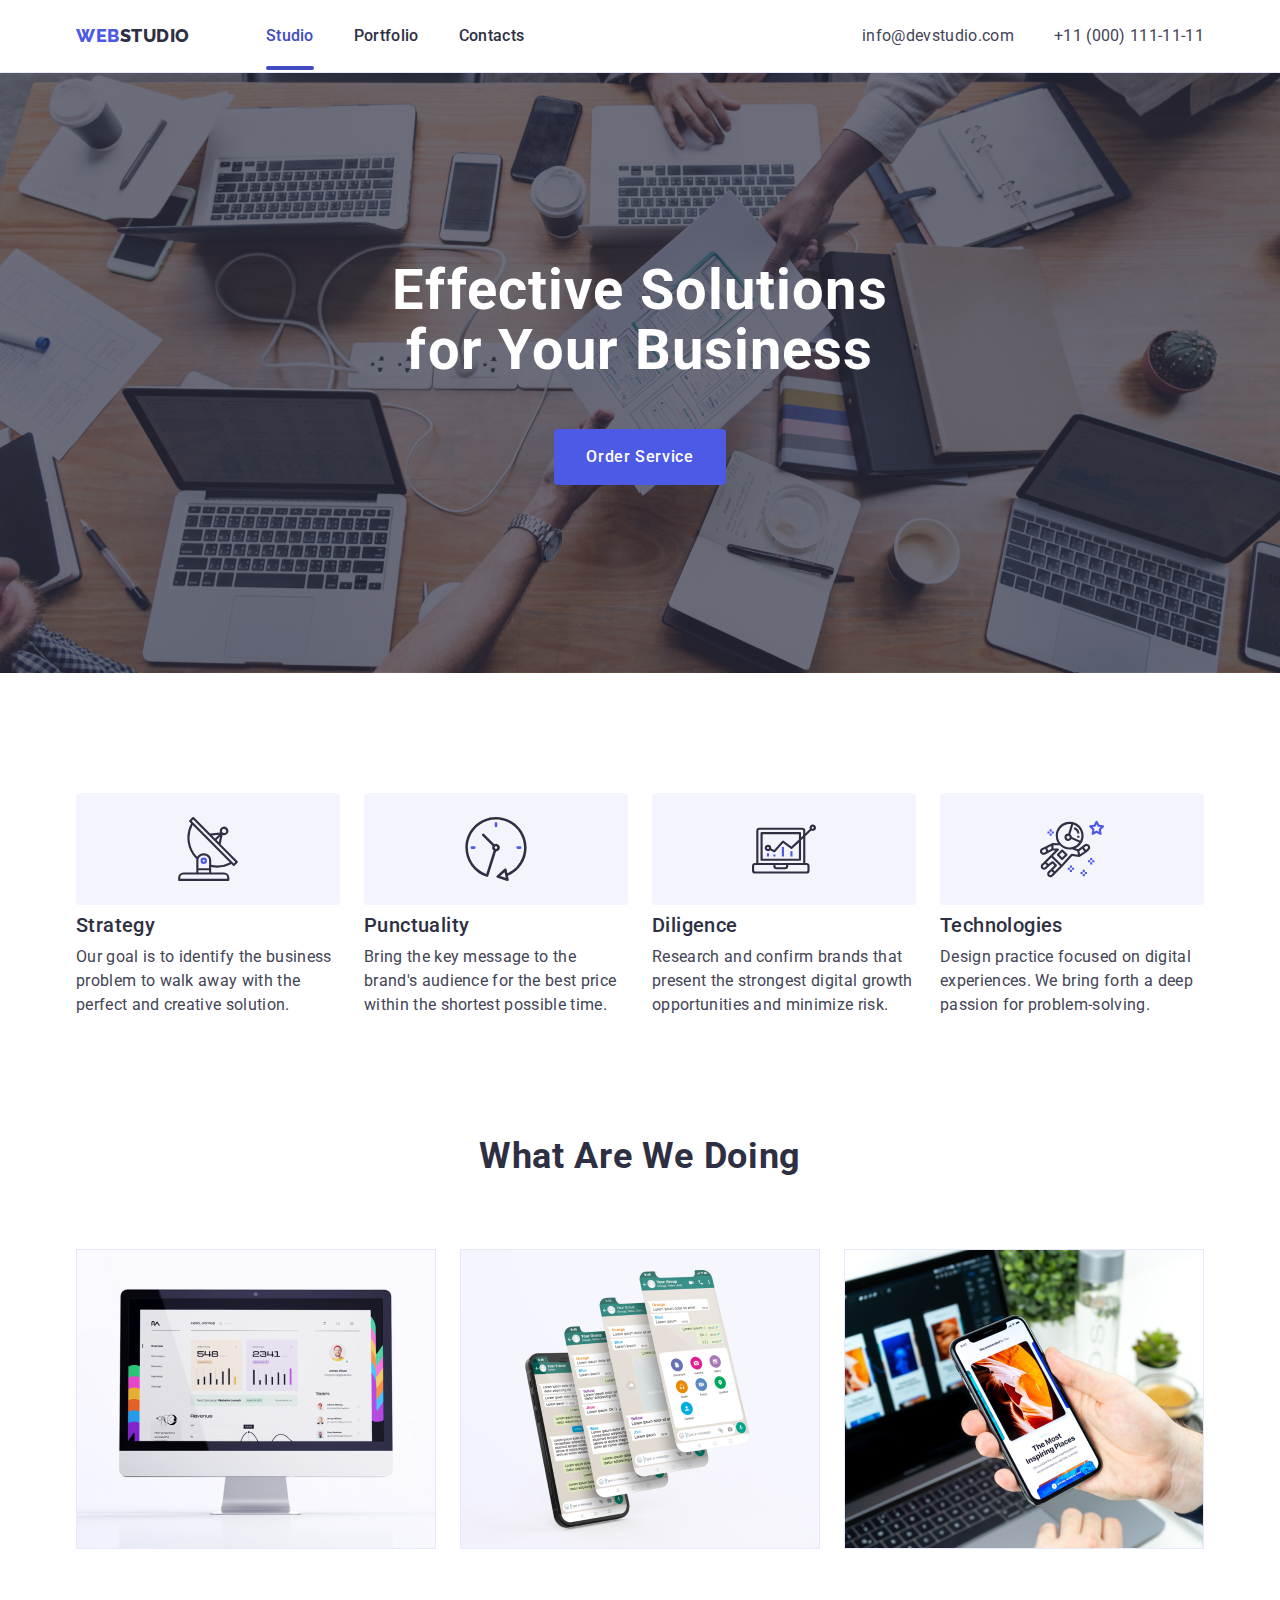
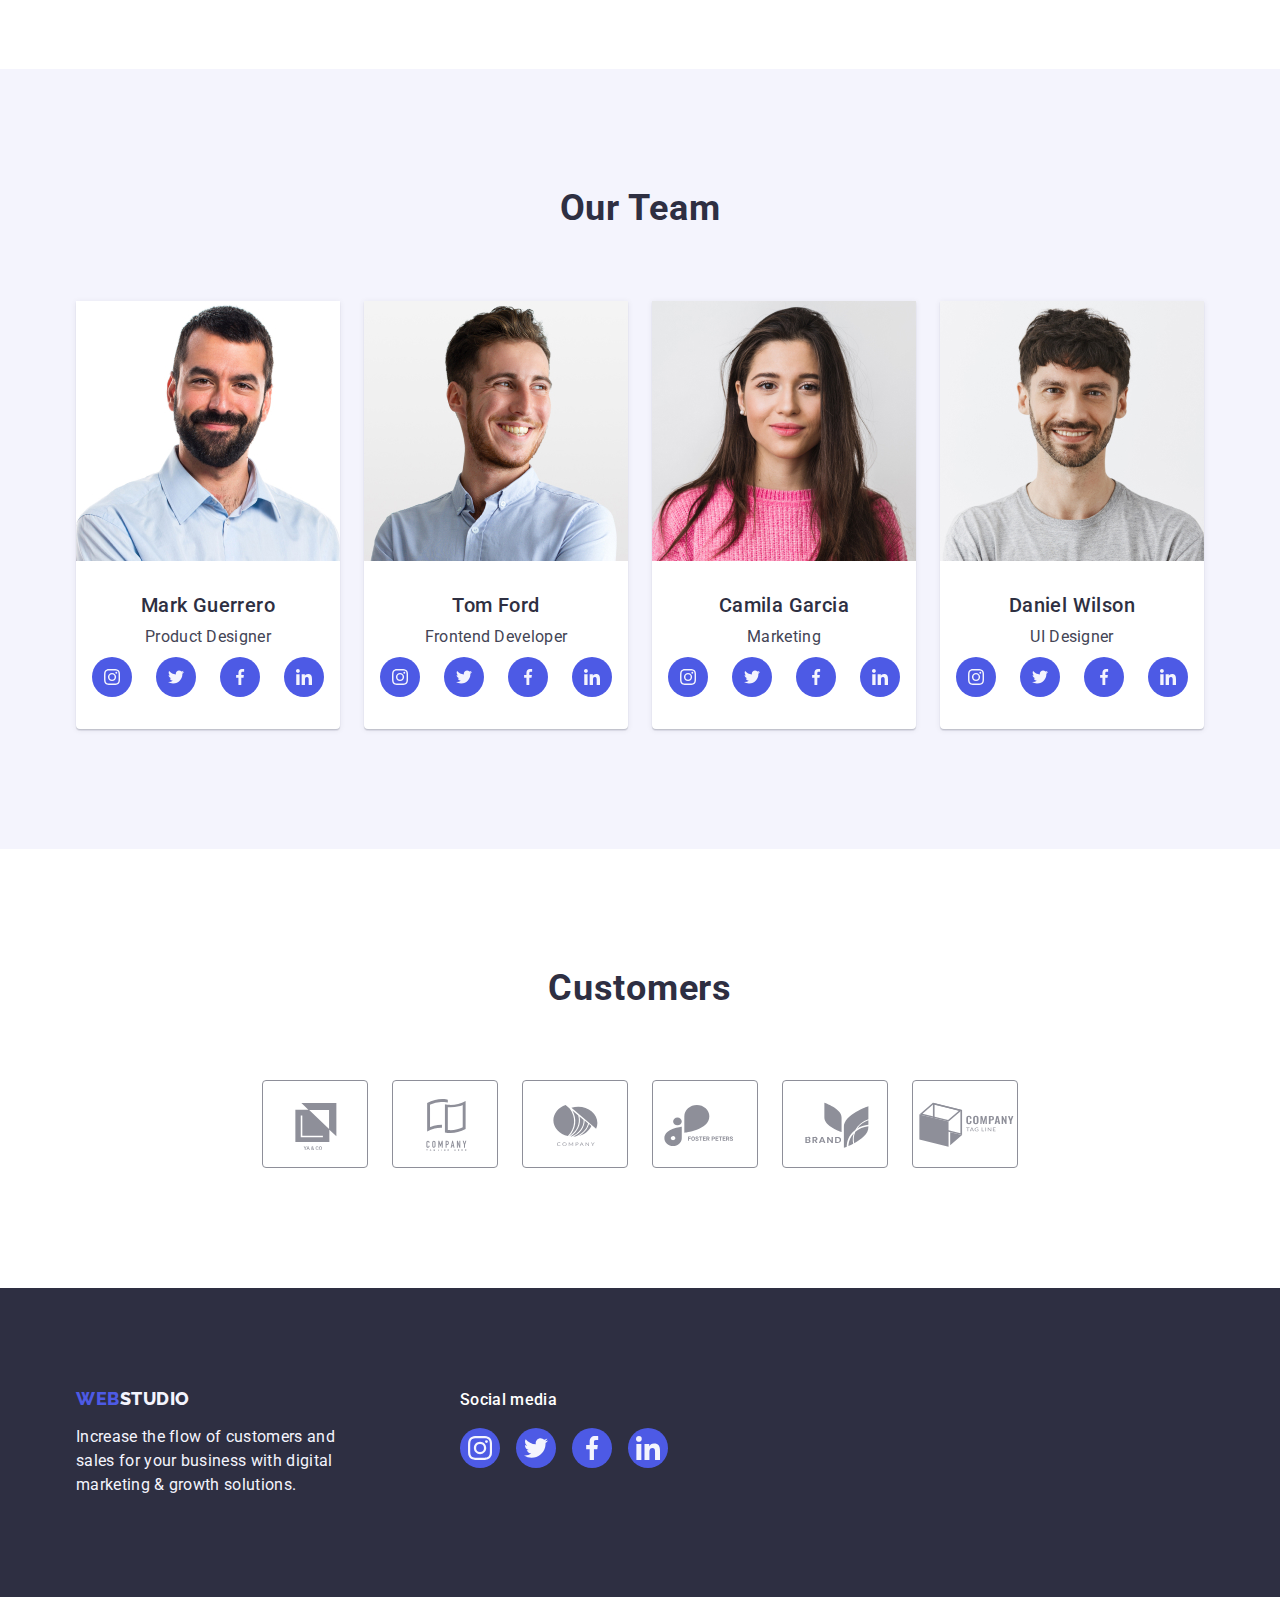
<file: index.html>
<!DOCTYPE html>
<html lang="en">
  <head>
    <meta charset="UTF-8" />
    <meta http-equiv="X-UA-Compatible" content="IE=edge" />
    <meta name="viewport" content="width=device-width, initial-scale=1.0" />
    <title>Document</title>
    <link rel="preconnect" href="https://fonts.googleapis.com">
    <link rel="preconnect" href="https://fonts.gstatic.com" crossorigin>
    <link href="https://fonts.googleapis.com/css2?family=Raleway:wght@800&family=Roboto:wght@400;500;700;900&display=swap"
        rel="stylesheet">
        <link rel="stylesheet" href="https://cdnjs.cloudflare.com/ajax/libs/modern-normalize/1.1.0/modern-normalize.min.css">
        <link rel="stylesheet" href="./css/styles.css">
  </head>

  <body>
    <header class="page-header">
      <div class="container page-header-container">
      <nav class="page-navigation">
        <a href="./index.html" class="logo link">Web<span class="accent-header">Studio</span> </a>
        <ul class="list list-header">
          <li><a href="./index.html" class="link item item-studio">Studio</a></li>
          <li><a href="./portfolio.html" class="link item">Portfolio</a></li> 
          <li><a href="" class="link item">Contacts</a></li>
        </ul>
      </nav> 
  
      <address class="contacts">
        <ul class="list list-contacts">
          <li><a href="mailto:info@devstudio.com" class="link list-info">info@devstudio.com</a></li>
          <li><a href="tel:+110001111111" class="link list-info">+11 (000) 111-11-11</a></li>
        </ul>
      </address>
    </div>
    </header>

    <main>
      <section class="section-color">
        <div class="container main-block">
        <h1 class="main-title">Effective Solutions for Your Business</h1>
        <button class="index-btn" type="button" data-modal-open>Order Service</button></div>
      </section>
      
      <section class="description">
        <div class="container">
        <h2 hidden class="hidden">Features</h2>
        <ul class="list list-description">
          <li class="text-description">
            <div class="description-item">
            <svg class="description-list-icon" aria-label="іконка антени" width="64" height="64">
              <use href="./images/icons.svg#icon-antenna"></use>
            </svg></div>
            <h3 class="subtitle">Strategy</h3>
            <p class="description-subtitle-text">
              Our goal is to identify the business problem to walk away with the
              perfect and creative solution.
            </p>
          </li>
          <li class="text-description">
            <div class="description-item">
              <svg class="description-list-icon" aria-label="іконка годинника" width="64" height="64">
                <use href="./images/icons.svg#icon-clock"></use>
              </svg></div>
            <h3 class="subtitle">Punctuality</h3>
            <p class="description-subtitle-text">
              Bring the key message to the brand's audience for the best price
              within the shortest possible time.
            </p>
          </li>

          <li class="text-description">
            <div class="description-item">
              <svg class="description-list-icon" aria-label="іконка діаграми" width="64" height="64">
                <use href="./images/icons.svg#icon-diagram"></use>
              </svg></div>
            <h3 class="subtitle">Diligence</h3>
            <p class="description-subtitle-text">
              Research and confirm brands that present the strongest digital
              growth opportunities and minimize risk.
            </p>
          </li>

          <li class="text-description">
            <div class="description-item">
              <svg class="description-list-icon" aria-label="іконка астронавта" width="64" height="64">
                <use href="./images/icons.svg#icon-astronaut"></use>
              </svg></div>
            <h3 class="subtitle">Technologies</h3>
            <p class="description-subtitle-text">
              Design practice focused on digital experiences. We bring forth a
              deep passion for problem-solving.
            </p>
          </li>
        </ul>
      </div>
      </section>
      
      <section class="pic-section">
      <div class="container">
        <h2 class="heading">What are we doing</h2>
        <ul class="list list-pic">
          <li class="pic-descript">
            <img src="./images/img1.jpg" alt="computer" width="360" /></li>
          <li class="pic-descript">
            <img src="./images/img2.jpg" alt="mobile-with-screens" width="360"/>
          </li>
          <li class="pic-descript">
            <img src="./images/img3.jpg" alt="mobile-in-the-hand" width="360" />
          </li>
        </ul>
      </div>
      </section>
      
      <!-- ==========Наша команда============ -->

      <section class="team-color">
        <div class="container team">
         <h2 class="heading">Our Team</h2>
          <ul class="list list-team">
            <li class="teamcard-color">
              <img class="team-foto" src="./images/imgteam1.jpg" alt="Mark Guerrero" width="264" />
             <div class="team-title">
               <h3 class="subtitle">Mark Guerrero</h3>
               <p class="subtitle-text">Product Designer</p>
              <ul class="social-list list">
                <li class="social-list-item">
                  <a href="" class="social-list-link">
                  <svg class="social-list-icon" aria-label="іконка інстаграму" width="16" height="16">
                    <use href="./images/icons.svg#icon-instagram"></use>
                  </svg>
                </a>
              </li>
              <li class="social-list-item">
                <a href="" class="social-list-link">
                  <svg class="social-list-icon" aria-label="іконка твітера" width="16" height="16">
                    <use href="./images/icons.svg#icon-twitter"></use>
                  </svg>
                </a>
              </li>
              <li class="social-list-item">
                <a href="" class="social-list-link">
                  <svg class="social-list-icon" aria-label="іконка фейсбука" width="16" height="16">
                    <use href="./images/icons.svg#icon-facebook"></use>
                  </svg>
                </a>
              </li>
              <li class="social-list-item">
                <a href="" class="social-list-link">
                  <svg class="social-list-icon" aria-label="іконка лінкедина" width="16" height="16">
                    <use href="./images/icons.svg#icon-linkedin"></use>
                  </svg>
                </a>
              </li>
            </ul>
          </div>
          </li>
          <li class="teamcard-color">
            <img class="team-foto" src="./images/imgteam2.jpg" alt="Tom Ford" width="264"/>
            <div class="team-title">
              <h3 class="subtitle">Tom Ford</h3>
            <p class="subtitle-text">Frontend Developer</p>
            <ul class="social-list list">
              <li class="social-list-item">
                <a href="" class="social-list-link">
                  <svg class="social-list-icon" aria-label="іконка інстаграму" width="16" height="16">
                    <use href="./images/icons.svg#icon-instagram"></use>
                  </svg>
                </a>
              </li>
              <li class="social-list-item">
                <a href="" class="social-list-link">
                  <svg class="social-list-icon" aria-label="іконка твітера" width="16" height="16">
                    <use href="./images/icons.svg#icon-twitter"></use>
                  </svg>
                </a>
              </li>
              <li class="social-list-item">
                <a href="" class="social-list-link">
                  <svg class="social-list-icon" aria-label="іконка фейсбука" width="16" height="16">
                    <use href="./images/icons.svg#icon-facebook"></use>
                  </svg>
                </a>
              </li>
              <li class="social-list-item">
                <a href="" class="social-list-link">
                  <svg class="social-list-icon" aria-label="іконка лінкедина" width="16" height="16">
                    <use href="./images/icons.svg#icon-linkedin"></use>
                  </svg>
                </a>
              </li>
            </ul>
          </div>
          </li>
          <li class="teamcard-color">
            <img class="team-foto" src="./images/imgteam3.jpg" alt="Camila Garcia" width="264"/>
             <div class="team-title">
              <h3 class="subtitle">Camila Garcia</h3>
              <p class="subtitle-text">Marketing</p>
             <ul class="social-list list">
               <li class="social-list-item">
                <a href="" class="social-list-link">
                  <svg class="social-list-icon" aria-label="іконка інстаграму" width="16" height="16">
                    <use href="./images/icons.svg#icon-instagram"></use>
                  </svg>
                </a>
              </li>
              <li class="social-list-item">
                <a href="" class="social-list-link">
                  <svg class="social-list-icon" aria-label="іконка твітера" width="16" height="16">
                    <use href="./images/icons.svg#icon-twitter"></use>
                  </svg>
                </a>
              </li>
              <li class="social-list-item">
                <a href="" class="social-list-link">
                  <svg class="social-list-icon" aria-label="іконка фейсбука" width="16" height="16">
                    <use href="./images/icons.svg#icon-facebook"></use>
                  </svg>
                </a>
              </li>
              <li class="social-list-item">
                <a href="" class="social-list-link">
                  <svg class="social-list-icon" aria-label="іконка лінкедина" width="16" height="16">
                    <use href="./images/icons.svg#icon-linkedin"></use>
                  </svg>
                </a>
              </li>
            </ul>
          </div>
          </li>

          <li class="teamcard-color">
            <img class="team-foto" src="./images/imgteam4.jpg" alt="Daniel Wilson" width="264"/>
            <div class="team-title">
              <h3 class="subtitle">Daniel Wilson</h3>
              <p class="subtitle-text">UI Designer</p>
            <ul class="social-list list">
              <li class="social-list-item">
                <a href="" class="social-list-link">
                  <svg class="social-list-icon" aria-label="іконка інстаграму" width="16" height="16">
                    <use href="./images/icons.svg#icon-instagram"></use>
                  </svg>
                </a>
              </li>
              <li class="social-list-item">
                <a href="" class="social-list-link">
                  <svg class="social-list-icon" aria-label="іконка твітера" width="16" height="16">
                    <use href="./images/icons.svg#icon-twitter"></use>
                  </svg>
                </a>
              </li>
              <li class="social-list-item">
                <a href="" class="social-list-link">
                  <svg class="social-list-icon" aria-label="іконка фейсбука" width="16" height="16">
                    <use href="./images/icons.svg#icon-facebook"></use>
                  </svg>
                </a>
              </li>
              <li class="social-list-item">
                <a href="" class="social-list-link">
                  <svg class="social-list-icon" aria-label="іконка лінкедина" width="16" height="16">
                    <use href="./images/icons.svg#icon-linkedin"></use>
                  </svg>
                </a>
              </li>
            </ul>
          </div>
          </li>
        </ul>
      </div>
      </section>

      <!-- Клієнти -->

      <section class="customers-item">
        <div class="container">
          <h2 class="heading-customers">Customers</h2>
          <ul class="customers-list list">
            <li class="customers-list-item">
              <a href="" class="customers-list-link">
                <svg class="customers-list-icon" aria-label="іконка я енд ко" width="104" height="56">
                  <use href="./images/icons.svg#icon-Logo"></use>
                </svg>
              </a>
            </li>
       
            <li class="customers-list-item">
              <a href="" class="customers-list-link">
                <svg class="customers-list-icon" aria-label="іконка теглайн хіе" width="104" height="56">
                  <use href="./images/icons.svg#icon-Logo-1"></use>
                </svg>
              </a>
            </li>
      
            <li class="customers-list-item">
              <a href="" class="customers-list-link">
                <svg class="customers-list-icon" aria-label="іконка компані" width="104" height="56">
                  <use href="./images/icons.svg#icon-Logo-2"></use>
                </svg>
              </a>
            </li>
            <li class="customers-list-item">
              <a href="" class="customers-list-link">
                <svg class="customers-list-icon" aria-label="іконка фостер пітерс" width="104" height="56">
                  <use href="./images/icons.svg#icon-Logo-3"></use>
                </svg>
              </a>
            </li>
             <li class="customers-list-item">
              <a href="" class="customers-list-link">
                <svg class="customers-list-icon" aria-label="іконка бренд" width="104" height="56">
                  <use href="./images/icons.svg#icon-Logo-4"></use>
                </svg>
              </a>
            </li>
             <li class="customers-list-item">
              <a href="" class="customers-list-link">
                <svg class="customers-list-icon" aria-label="іконка теглайн" width="104" height="56">
                  <use href="./images/icons.svg#icon-Logo-5"></use>
                </svg>
              </a>
            </li>
          </ul>
        </div>
      </section>
    </main>

  <footer class="footer-list">
  <div class="container footer-item">
    <div class="left-footer">
          <a href="./index.html" class="logo link logo-footer">Web<span class="accent-footer">Studio</span></a>
          <p class="text-footer">
          Increase the flow of customers and sales for your business with digital
          marketing & growth solutions.
          </p>
    </div>
    
    <div class="footer-right">
      <p class="footer-item-text">Social media</p>
      <ul class="footer-items-list list">
        <li class="footer-list-item">
          <a href="" class="footer-list-link">
            <svg class="footer-list-icon" aria-label="іконка інстаграму" width="24" height="24">
              <use href="./images/icons.svg#icon-instagram"></use>
            </svg>
          </a>
        </li>
        <li class="footer-list-item">
          <a href="" class="footer-list-link">
            <svg class="footer-list-icon" aria-label="іконка твітера" width="24" height="24">
              <use href="./images/icons.svg#icon-twitter"></use>
            </svg>
          </a>
        </li>
        <li class="footer-list-item">
          <a href="" class="footer-list-link">
            <svg class="footer-list-icon" aria-label="іконка фейсбука" width="24" height="24">
              <use href="./images/icons.svg#icon-facebook"></use>
            </svg>
          </a>
        </li>
        <li class="footer-list-item">
          <a href="" class="footer-list-link">
            <svg class="footer-list-icon" aria-label="іконка лінкедина" width="24" height="24">
              <use href="./images/icons.svg#icon-linkedin"></use>
            </svg>
          </a>
        </li>
      </ul>
      
    </div>
  </div>
    </footer>
    <div class="backdrop is-hidden" data-modal>
      <div class="modal">
        <button type="button" class="modal-close-btn" data-modal-close>
          <svg class="modal-close-icon" width="8" height="8">
            <use href="./images/icons.svg#icon-close"></use>

          </svg>
        </button>
      </div>
    </div>
    <script src="./js/modal.js"></script>
  </body>
  
</html>
</file>
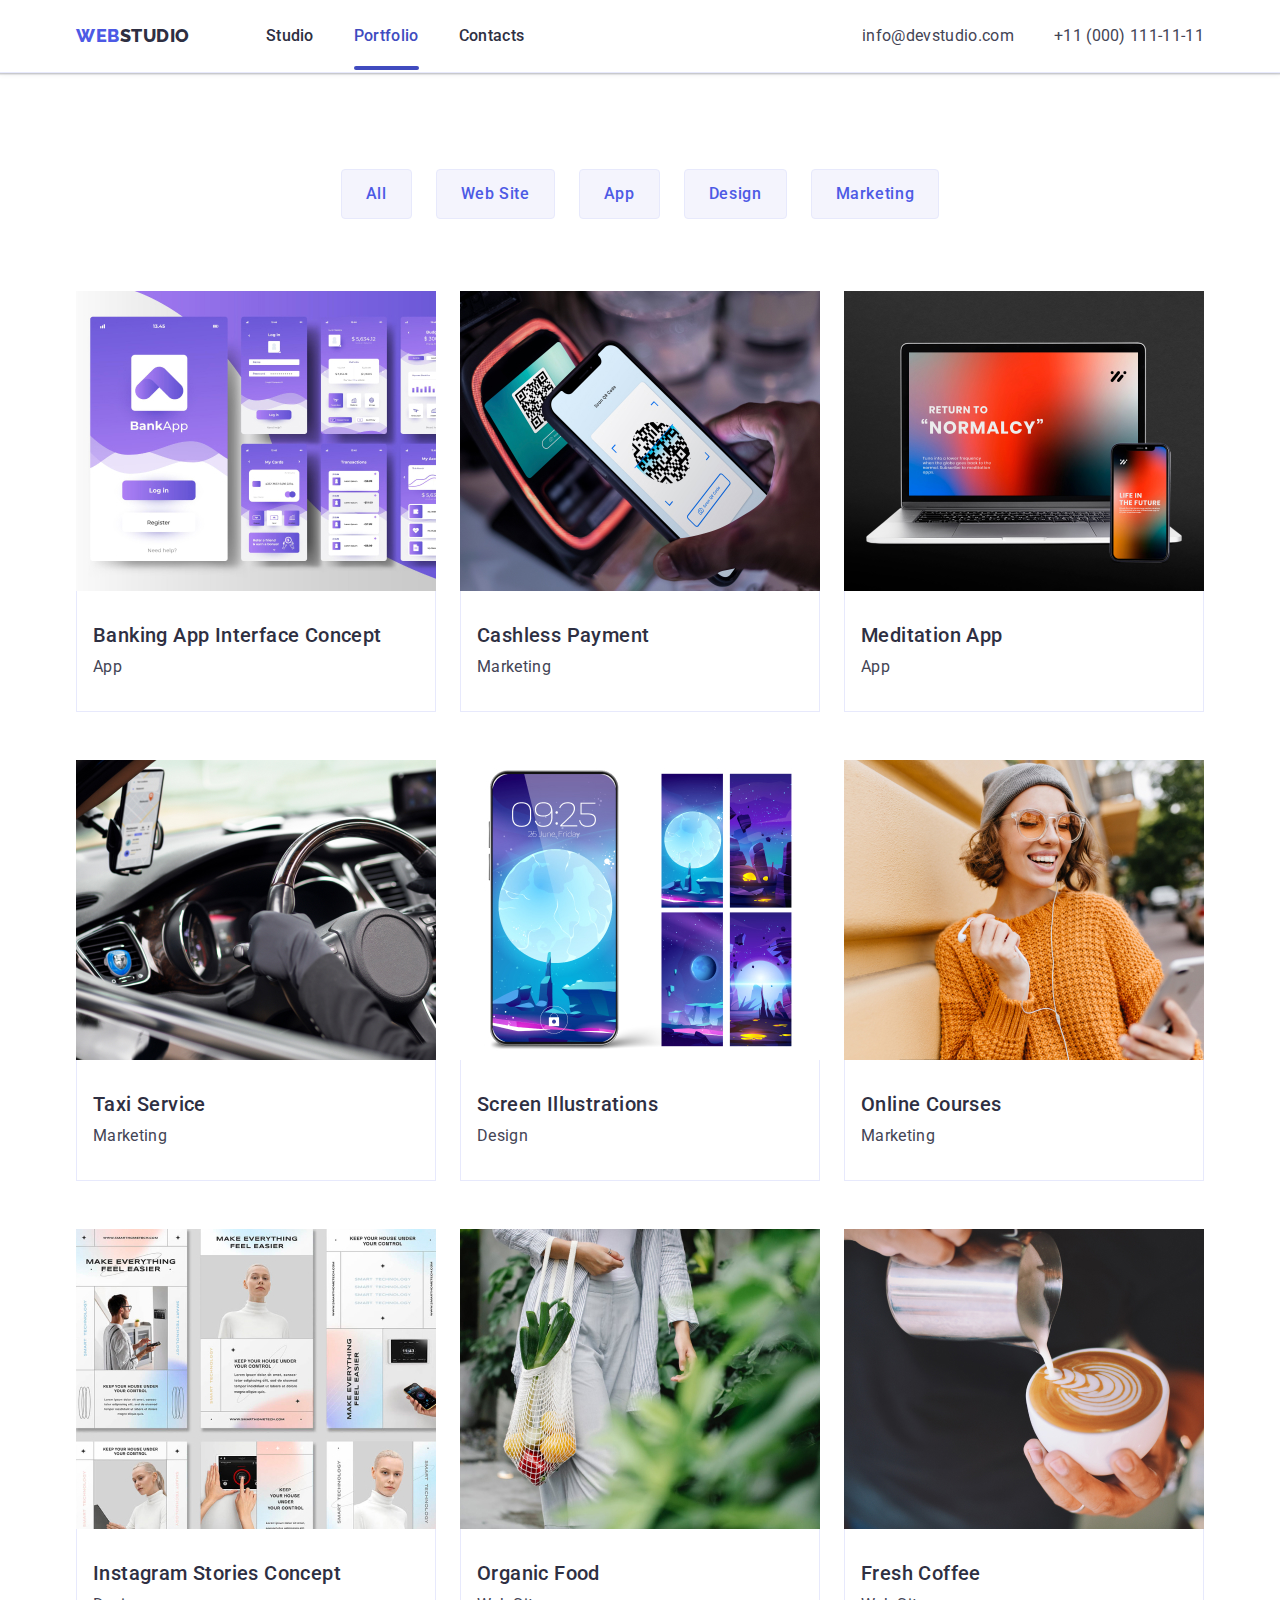
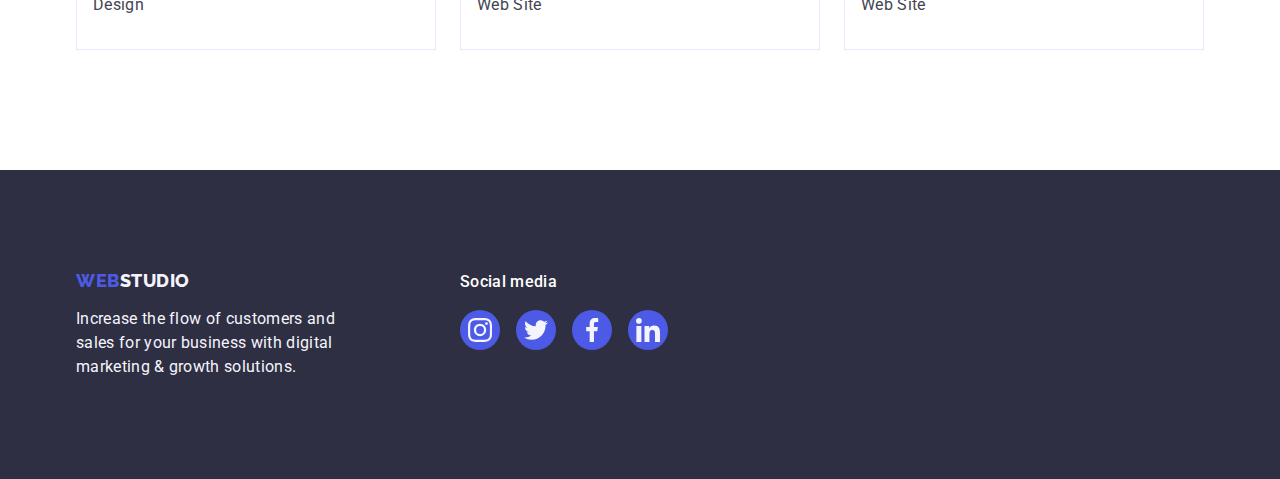
<file: portfolio.html>
<!DOCTYPE html>
<html lang="en">
<head>
    <meta charset="UTF-8">
    <meta http-equiv="X-UA-Compatible" content="IE=edge">
    <meta name="viewport" content="width=device-width, initial-scale=1.0">
    <title>Portfolio</title>
    <link rel="preconnect" href="https://fonts.googleapis.com">
    <link rel="preconnect" href="https://fonts.gstatic.com" crossorigin>
    <link href="https://fonts.googleapis.com/css2?family=Raleway:wght@800&family=Roboto:wght@400;500;700;900&display=swap"
        rel="stylesheet">
        <link rel="stylesheet" href="https://cdnjs.cloudflare.com/ajax/libs/modern-normalize/1.1.0/modern-normalize.min.css">
        <link rel="stylesheet" href="./css/styles.css">
</head>

<body>
    <header class="page-header">
    <div class="container page-header-container">
    <nav class="page-navigation">
      <a href="./index.html" class="logo link">Web<span class="accent-header">Studio</span> </a>
      <ul class="list list-header">
        <li><a href="./index.html" class="link item">Studio</a></li>
        <li><a href="./portfolio.html" class="link item item-portfolio">Portfolio</a></li> 
        <li><a href="" class="link item">Contacts</a></li>
      </ul>
    </nav>

    <address class="contacts">
      <ul class="list list-contacts">
        <li><a href="mailto:info@devstudio.com" class="link list-info">info@devstudio.com</a></li>
        <li><a href="tel:+110001111111" class="link list-info">+11 (000) 111-11-11</a></li>
      </ul>
    </address>
    </div>
  </header>

<main>
    <section class="main-portfolio">
        <div class="container">
        <h1 hidden>Portfolio</h1>
        <ul class="list btn-list">
            <li>
                <button class="btn" type="button" >All</button>
            </li>
            <li>
                <button class="btn" type="button" >Web Site</button>
            </li>
            <li>
                <button class="btn" type="button" >App</button>
            </li>
            <li>
                <button class="btn" type="button" >Design</button>
            </li>
            <li>
                <button class="btn" type="button" >Marketing</button>
            </li>
        </ul>
    
        
        
        <ul class="list list-portfolio">
            <li class="pic-portfolio">
                <a class="link portfolio-img" href="">
                  <div class="portfolio-link-wrapper">
                     <img src="./images/img4.jpg" alt="foto4" width="360">
                     <p class="overlay title-text-overlay">14 Stylish and User-Friendly App Design Concepts · Task Manager App 
                    · Calorie Tracker App · Exotic Fruit Ecommerce App · Cloud Storage App</p>
                   </div> 
                 <div class="text-portfolio">
                    <h2 class="title">Banking App Interface Concept</h2>
                    <p class="title-text">App</p>
                  </div>
                </a>
            </li>

            <li class="pic-portfolio"> 
                <a class="link portfolio-img" href="">
                  <div class="portfolio-link-wrapper">
                  <img src="./images/img5.jpg" alt="foto5"  width="360">
                  <p class="overlay title-text-overlay">14 Stylish and User-Friendly App Design Concepts · Task Manager App 
                    · Calorie Tracker App · Exotic Fruit Ecommerce App · Cloud Storage App</p>
                </div>
                    <div class="text-portfolio">
                      <h2 class="title">Cashless Payment</h2>
                      <p class="title-text">Marketing</p>
                    </div>
                </a>
              
           
            </li>
            <li class="pic-portfolio">
                <a class="link portfolio-img" href="">
                  <div class="portfolio-link-wrapper">
                    <img src="./images/img6.jpg" alt="foto6" width="360">
                    <p class="overlay title-text-overlay">14 Stylish and User-Friendly App Design Concepts · Task Manager App 
                    · Calorie Tracker App · Exotic Fruit Ecommerce App · Cloud Storage App</p>
                   </div> 
                <div class="text-portfolio">
                    <h2 class="title">Meditation App</h2>
                <p class="title-text">App</p></div></a>
            </li>
            <li class="pic-portfolio">
                <a class="link portfolio-img" href="">
                  <div class="portfolio-link-wrapper">
                    <img src="./images/img7.jpg" alt="foto7" width="360">
                    <p class="overlay title-text-overlay">14 Stylish and User-Friendly App Design Concepts · Task Manager App 
                    · Calorie Tracker App · Exotic Fruit Ecommerce App · Cloud Storage App</p>
                  </div>  
                <div class="text-portfolio">
                    <h2 class="title">Taxi Service</h2>
                <p class="title-text">Marketing</p></div></a>
            </li>
            <li class="pic-portfolio">
                <a class="link portfolio-img" href="">
                  <div class="portfolio-link-wrapper"> 
                    <img src="./images/img8.jpg" alt="foto8" width="360">
                    <p class="overlay title-text-overlay">14 Stylish and User-Friendly App Design Concepts · Task Manager App 
                    · Calorie Tracker App · Exotic Fruit Ecommerce App · Cloud Storage App</p>
                  </div> 
                <div class="text-portfolio">
                    <h2 class="title">Screen Illustrations</h2>
                <p class="title-text">Design</p></div></a>
            </li> 
            <li class="pic-portfolio">
                <a class="link portfolio-img" href="">
                  <div class="portfolio-link-wrapper">
                    <img src="./images/img9.jpg"  alt="foto9" width="360">
                    <p class="overlay title-text-overlay">14 Stylish and User-Friendly App Design Concepts · Task Manager App 
                    · Calorie Tracker App · Exotic Fruit Ecommerce App · Cloud Storage App</p>
                  </div>  
                <div class="text-portfolio">
                    <h2 class="title">Online Courses</h2>
                <p class="title-text">Marketing</p></div></a>
            </li>
            <li class="pic-portfolio">
                <a class="link portfolio-img" href="">
                  <div class="portfolio-link-wrapper">
                    <img src="./images/img10.jpg" alt="foto10" width="360">
                    <p class="overlay title-text-overlay">14 Stylish and User-Friendly App Design Concepts · Task Manager App 
                    · Calorie Tracker App · Exotic Fruit Ecommerce App · Cloud Storage App</p>
                 </div>   
                <div class="text-portfolio">
                    <h2 class="title">Instagram Stories Concept</h2>
                <p class="title-text">Design</p></div></a>
            </li>
            <li class="pic-portfolio">
                <a class="link portfolio-img" href="">
                  <div class="portfolio-link-wrapper">
                    <img src="./images/img11.jpg" alt="foto11" width="360">
                    <p class="overlay title-text-overlay">14 Stylish and User-Friendly App Design Concepts · Task Manager App 
                    · Calorie Tracker App · Exotic Fruit Ecommerce App · Cloud Storage App</p>
                 </div>   
                <div class="text-portfolio">
                    <h2 class="title">Organic Food</h2>
                <p class="title-text">Web Site</p></div></a>
            </li>
            <li class="pic-portfolio">
                <a class="link portfolio-img" href="">
                  <div class="portfolio-link-wrapper">
                    <img src="./images/img12.jpg" alt="foto12" width="360">
                    <p class="overlay title-text-overlay">14 Stylish and User-Friendly App Design Concepts · Task Manager App 
                    · Calorie Tracker App · Exotic Fruit Ecommerce App · Cloud Storage App</p>
                   </div> 
                <div class="text-portfolio">
                    <h2 class="title">Fresh Coffee</h2>
                <p class="title-text">Web Site</p></div></a>
            </li>
            
        </ul>
    </div>
    </section>
</main>

<footer class="footer-list">
    <div class="container footer-item">
      <div class="left-footer">
            <a href="./index.html" class="logo link logo-footer">Web<span class="accent-footer">Studio</span></a>
            <p class="text-footer">
            Increase the flow of customers and sales for your business with digital
            marketing & growth solutions.
            </p>
      </div>
      
      <div class="footer-right">
        <p class="footer-item-text">Social media</p>
        <ul class="footer-items-list list">
          <li class="footer-list-item">
            <a href="" class="footer-list-link">
              <svg class="footer-list-icon" aria-label="іконка інстаграму" width="24" height="24">
                <use href="./images/icons.svg#icon-instagram"></use>
              </svg>
            </a>
          </li>
          <li class="footer-list-item">
            <a href="" class="footer-list-link">
              <svg class="footer-list-icon" aria-label="іконка твітера" width="24" height="24">
                <use href="./images/icons.svg#icon-twitter"></use>
              </svg>
            </a>
          </li>
          <li class="footer-list-item">
            <a href="" class="footer-list-link">
              <svg class="footer-list-icon" aria-label="іконка фейсбука" width="24" height="24">
                <use href="./images/icons.svg#icon-facebook"></use>
              </svg>
            </a>
          </li>
          <li class="footer-list-item">
            <a href="" class="footer-list-link">
              <svg class="footer-list-icon" aria-label="іконка лінкедина" width="24" height="24">
                <use href="./images/icons.svg#icon-linkedin"></use>
              </svg>
            </a>
          </li>
        </ul>
        
      </div>
    </div>
      </footer>
</body>
</html>
</file>
<file: css/styles.css>
:root {
    --main-color: #4D5AE5; 
    /* --transition-duration-and-func: 250ms cubic-bezier(0.4, 0, 0.2, 1); */
}

.list {
    list-style: none;
}

.link {
    text-decoration: none;
}

h1,
h2,
h3,
h4,
p {
margin-top: 0;
margin-bottom: 0;
}

ul {
    margin-top: 0;
    margin-bottom: 0;
    padding-left: 0;
}

button {
    cursor: pointer;
}

img {
    display: block;
    max-width: 100%;
}

.list {
    display: flex;
}

body {
    font-family: 'Roboto', sans-serif;
    color: #434455;
    background-color: #FFFFFF;
}

.container {
    width: 1158px;
    margin-left: auto;
    margin-right: auto;
    padding-left: 15px;
    padding-right: 15px;
}
/* Хедер */

.page-header {
    padding-top: 24px;
    padding-bottom: 24px;
    border-bottom: 1px solid #E7E9FC;
    box-shadow: 0px 2px 1px rgba(46, 47, 66, 0.08), 0px 1px 1px rgba(46, 47, 66, 0.16), 0px 1px 6px rgba(46, 47, 66, 0.08); 
}

.page-header-container {
    display: flex;
    align-items: center;
    justify-content: space-between;
}

.page-navigation {
    display: flex;
    align-items: center;
}

.list-header {
    display: flex;
    gap: 40px;
}

.list-contacts {
    display: flex;
    gap: 40px;
}


.logo {
    color: var(--main-color);
    font-family: 'Raleway', sans-serif;
    font-weight: 800;
    font-size: 18px;
    line-height: 1.17;
    letter-spacing: 0.03em;
    text-transform: uppercase;
    margin-right: 76px;
}
.accent-header {
    color: #2E2F42;
}

.item {
    color: #2E2F42;
    font-family: 'Roboto', sans-serif;
    font-weight: 500;
    font-size: 16px;
    line-height: 1.5;
    letter-spacing: 0.02em;
    padding-top: 24px;
    padding-bottom: 24px;
}
.item-studio {
    position: relative;
    color: #404BBF;
    font-family: 'Roboto', sans-serif;
    font-weight: 500;
    font-size: 16px;
    line-height: 1.5;
    letter-spacing: 0.02em;
    
    transition: color 250ms cubic-bezier(0.4, 0, 0.2, 1);   
}

.item-studio::after {
    position: absolute;
    display: flex;
    content: '';
    height: 4px;
    width: 100%;
    background-color: #404BBF;
    border-radius: 2px;
    bottom: -1px;
}

.item-portfolio {
    position: relative;
    color: #404BBF;
    font-family: 'Roboto', sans-serif;
    font-weight: 500;
    font-size: 16px;
    line-height: 1.5;
    letter-spacing: 0.02em;
    padding-top: 24px;
    padding-bottom: 24px;
    transition: color 250ms cubic-bezier(0.4, 0, 0.2, 1);   
}

.item-portfolio::after {
    position: absolute;
    display: flex;
    content: '';
    height: 4px;
    width: 100%;
    background-color: #404BBF;
    border-radius: 2px;
    bottom: -1px;
}


.item-studio:hover,
.item-studio:focus {
  color: #404BBF;
}


.list-info {
    color: #434455;
    font-family: 'Roboto', sans-serif;
    font-weight: 400;
    font-size: 16px;
    line-height: 1.5;
    letter-spacing: 0.02em;
    font-style: normal;
    transition: color 250ms cubic-bezier(0.4, 0, 0.2, 1);
    
}

.list-info:hover,
.list-info:focus {
    color: #404BBF;
}

.contacts {
    font-style: normal;
}

/* Індекс секція 1 */
.main-title {
    font-family: 'Roboto', sans-serif;
    font-weight: 700;
    font-size: 56px;
    line-height: 1.07;
    text-align: center;
    letter-spacing: 0.02em;
    color: #FFFFFF;
    max-width: 496px;
    margin-left: auto;
    margin-right: auto;
    margin-bottom: 48px;
}

/* !============Мейн======== */

.section-color {
    margin-left: auto;
    margin-right: auto;
    padding-top: 188px;
    padding-bottom: 188px;
    background-color: #2E2F42;
    background-image: linear-gradient(rgba(46, 47, 66, 0.7), rgba(46, 47, 66, 0.7)),
     url('../images/people-office.jpg');
    background-size: cover;
    max-width: 1440px;
    background-repeat: no-repeat; 
    background-position: center; 
}

    
.social-list {
justify-content: center;
gap: 24px;
}

.social-list-link {
    display: flex;
    justify-content: center;
    align-items: center;
    width: 40px;
    height: 40px;
    border-radius: 50%;
    background-color: #4D5AE5;
    transition: background-color 250ms cubic-bezier(0.4, 0, 0.2, 1);
    
}

.social-list-link:hover,
.social-list-link:focus {
    background-color: #404BBF; 
}


.index-btn {
    background-color: var(--main-color);
    font-family: 'Roboto', sans-serif;
    font-weight: 500;
    font-size: 16px;
    line-height: 1.5;
    display: block;
    letter-spacing: 0.04em;
    color: #FFFFFF;
    padding: 16px 32px;
    justify-content: center;
    border: none;
    border-radius: 4px;
    margin-left: auto;
    margin-right: auto;
    height: 56px;
    min-width: 169px;
    transition: background-color 250ms cubic-bezier(0.4, 0, 0.2, 1);
    /* transition: background-color 250ms cubic-bezier(0.4, 0, 0.2, 1),
                box-shadow 250ms cubic-bezier(0.4, 0, 0.2, 1);
     */
}

.index-btn:hover,
.index-btn:focus {
    background-color: #404BBF;
    box-shadow: 0px 4px 4px rgba(0, 0, 0, 0.15);

}

/* =================Опис================== */

.description {
    
    padding-top: 120px;
    padding-bottom: 120px;
}

.description-item {
    display: flex;
    justify-content: center;
    align-items: center;
    height: 112px;
    background: #F4F4FD;
    border-radius: 4px;
    margin-bottom: 8px;
}

.list-description {
    display: flex;
    gap: 24px;
}

.pic-section {

padding-bottom: 120px;
}

.pic-descript {
    flex-basis: calc((100%-48px)/3);
}

.list-pic {
    gap: 24px;
    justify-content: center;    
    flex-basis: calc((100%-48px)/3);
    
}

/* ============== Team =============== */


.list-team {
    justify-content: center;
    gap: 24px; 
}


.team-color {
    padding-top: 120px;
    padding-bottom: 120px;
    background-color: #F4F4FD 
}

.teamcard-color {
    background-color: #ffffff;
    text-align: center;
    flex-basis: calc((100%-72px)/4);
    border-radius: 0px 0px 4px 4px;
    box-shadow: 0px 1px 6px rgba(46, 47, 66, 0.08), 0px 1px 1px rgba(46, 47, 66, 0.16), 0px 2px 1px rgba(46, 47, 66, 0.08);
}
.social-list-icon {
    fill: #f4f4fd;
}

.heading {
    font-family: 'Roboto', sans-serif;
    font-weight: 700;                                     
    font-size: 36px;
    line-height: 1.11;
    text-align: center;
    letter-spacing: 0.02em;
    text-transform: capitalize;
    color: #2E2F42;
    margin-bottom: 72px;
}

.team-title {
    padding: 32px 0;

}
.subtitle {
    font-family: 'Roboto', sans-serif;
    font-style: normal;
    font-weight: 500;
    font-size: 20px;
    line-height: 1.2;
    letter-spacing: 0.02em;
    color: #2E2F42;
    margin-bottom: 8px;
 
    
}
.subtitle-text {
    font-family: 'Roboto', sans-serif;
    font-weight: 400;
    font-size: 16px;
    line-height: 1.5;
    letter-spacing: 0.02em;
    color: #434455;
    margin-bottom: 8px;
 
}

.description-subtitle-text {
    font-family: 'Roboto', sans-serif;
    font-weight: 400;
    font-size: 16px;
    line-height: 1.5;
    letter-spacing: 0.02em;
    color: #434455;
}    

.text-description {
    flex-basis: calc((100% - 72px)/4);
}

/* Кнопки */
.btn { 
    font-family: 'Roboto', sans-serif;
    font-weight: 500;
    font-size: 16px;
    line-height: 1.5;
    letter-spacing: 0.04em;
    color: var(--main-color);
    border-color: #E7E9FC;
    background-color: #F4F4FD;
    cursor: pointer;
    padding: 12px 24px;
    border-radius: 4px;
    border: 1px solid #e7e9fc;
    transition: background-color 250ms cubic-bezier(0.4, 0, 0.2, 1),
                color 250ms cubic-bezier(0.4, 0, 0.2, 1),
                border-color 250ms cubic-bezier(0.4, 0, 0.2, 1),
                box-shadow 250ms cubic-bezier(0.4, 0, 0.2, 1);
}

.btn:hover,
.btn:focus {
    background-color: #404bbf;
    color: #ffffff;
    border: 1px solid transparent;
    box-shadow: 0px 3px 1px rgba(0, 0, 0, 0.1), 0px 2px 1px rgba(0, 0, 0, 0.08), 0px 2px 2px rgba(0, 0, 0, 0.12); 
   
}

/* =========Портфоліо======== */

.main-portfolio {
    padding: 96px 0 120px 
}

.btn-list {
    justify-content: center;
    margin-bottom: 72px;
    gap: 24px;
}

.pic-portfolio {
    width: calc((100%-48px)/3);
    max-width: 360px;
    } 

.portfolio-img {
    display: block;   
    transition: box-shadow 250ms cubic-bezier(0.4, 0, 0.2, 1); 
 }   

.portfolio-img:hover,
.portfolio-img:focus {
    box-shadow: 0px 1px 6px rgba(46, 47, 66, 0.08), 0px 1px 1px rgba(46, 47, 66, 0.16), 0px 2px 1px rgba(46, 47, 66, 0.08);
}    

.text-portfolio {
    padding-top: 32px;
    padding-bottom: 32px;
    border: 1px solid #E7E9FC;
    border-top: none;
    padding-left: 16px;
    padding-right: 16px;
}
.title {
    font-family: 'Roboto', sans-serif;
    font-weight: 500;
    font-size: 20px;
    line-height: 1.2;
    letter-spacing: 0.02em;
    color: #2E2F42;
    margin-bottom: 8px;
    
}
.title-text {
    font-family: 'Roboto', sans-serif; 
    font-weight: 400;
    font-size: 16px;
    line-height: 1.5;
    letter-spacing: 0.02em;
    color: #434455;
    /* background-color: #4d5ae5;  */
}

.list-portfolio {
    flex-wrap: wrap;
    row-gap: 48px;
    column-gap: 24px; 
}

.overlay {

    position: absolute;
    width: 100%;
    height: 100%;
    color: #F4F4FD;
    background-color: #4d5ae5;
    left: 0;
    top: 0;
    transform: translate(0, 100%);
    transition: transform 250ms cubic-bezier(0.4, 0, 0.2, 1);
    padding: 40px 32px;
}

.title-text-overlay {
    font-family: 'Roboto', sans-serif; 
    font-weight: 400;
    font-size: 16px;
    line-height: 1.5;
    letter-spacing: 0.02em;
    color: #f4f4fd;
    background-color: #4d5ae5; 
}
.portfolio-link-wrapper {
    position: relative;
    overflow: hidden;
}

.portfolio-img:hover .overlay,
.portfolio-img:focus .overlay {
    transform: translateY(0%);
}

/* !===========Клієнти========== */

.customers-item {
    padding-top: 120px;
    padding-bottom: 120px;
}

.customers-list {
    justify-content: center;
    text-align: center;
    gap: 24px; 
}

.customers-list-item {
    display: flex;
    width: calc((100%-120px)/6);
    height: 88px;
}

.customers-list-icon {
    fill: currentColor;
}

.customers-list-link {
    display: flex;
    justify-content: center;
    border: 1px solid #8E8F99;
    border-radius: 4px;
    width: 100%;
    height: 100%;
    align-items: center;
    color: #8E8F99;
    transition: border-color 250ms cubic-bezier(0.4, 0, 0.2, 1), color 250ms cubic-bezier(0.4, 0, 0.2, 1); 
}               

.heading-customers {
    font-family: 'Roboto', sans-serif;
    font-weight: 700;                                     
    font-size: 36px;
    line-height: 1.1;
    text-align: center;
    letter-spacing: 0.02em;
    text-transform: capitalize;
    color: #2E2F42;
    margin-bottom: 72px;
}
.customers-list-link:hover,
.customers-list-link:focus  {
    fill: #404BBF;
    color: #404BBF;
    border: 1px solid #404BBF;
}


/* !=========Футер=========! */

.logo-footer {
    color: var(--main-color);
    font-family: 'Raleway', sans-serif;
    font-weight: 800;
    font-size: 18px;
    line-height: 1.17;
    letter-spacing: 0.03em;
    text-transform: uppercase;
    display: inline-block;
    margin-bottom: 16px;
}

.footer-list {
    background-color: #2E2F42;
    padding-top: 100px;
    padding-bottom: 100px;
}

.accent-footer {
    color: #F4F4FD;
}

.footer-list-icon {
    fill: #F4F4FD;
}

.text-footer {
    font-family: 'Roboto', sans-serif; 
    font-weight: 400;
    font-size: 16px;
    line-height: 1.5;
    letter-spacing: 0.02em;
    color: #F4F4FD;
    max-width: 264px;
    
}

.footer-list-link {
    display: flex;
    justify-content: center;
    align-items: center;
    width: 40px;
    height: 40px;
    border-radius: 50%;
    background-color: #4D5AE5;
    transition: background-color 250ms cubic-bezier(0.4, 0, 0.2, 1);
   
}

.footer-list-link:hover,
.footer-list-link:focus {
    background-color: #31D0AA;
}

.footer-items-list {
    justify-content: center;
    gap: 16px;
}
.footer-item-text {
    display: flex;
    align-items: flex-start;
    font-family: 'Roboto', sans-serif;
    font-style: normal;
    font-weight: 500;
    font-size: 16px;
    line-height: 1.5;
    letter-spacing: 0.02em;
    color: #FFFFFF;
    /* padding-bottom: 16px; */
    margin-bottom: 16px;
}   


.footer-item {
    display: flex;
    align-items: baseline;
}

.left-footer {
    margin-right: 120px;
}

/* .footer-list-item {
    
} */

.footer-right {
    display: inline;
}

/* ==========Бекдроп======= */

.backdrop {
    position: fixed;
    top: 0;
    left: 0;
    width: 100%;
    height: 100%;
    background-color: rgba(46, 47, 66, 0.4);
    opacity: 1;
    visibility: visible;
    pointer-events: auto;
    transition: opacity 250ms cubic-bezier(0.4, 0, 0.2, 1), visibility 250ms cubic-bezier(0.4, 0, 0.2, 1);
} 

.modal {
    position: absolute;
    width: 408px;
    min-height: 576px;
    top: 50%;
    left: 50%;
    transform: translate(-50%, -50%);
    background-color: #FCFCFC;;
    box-shadow: 0px 1px 1px rgba(0, 0, 0, 0.14), 0px 1px 3px rgba(0, 0, 0, 0.12), 0px 2px 1px rgba(0, 0, 0, 0.2); 
    border-radius: 4px;
    transition: transform 250ms cubic-bezier(0.4, 0, 0.2, 1); 
}

.modal-close-icon {
    transition: fill 250ms cubic-bezier(0.4, 0, 0.2, 1);
}

.modal-close-btn {
    position: absolute;
    display: flex;
    align-items: center;
    justify-content: center;
    top: 24px;
    right: 24px;
    width: 24px;
    height: 24px;
    padding: 0; 
    background-color: #E7E9FC;
    border: 1px solid rgba(0, 0, 0, 0.1);
    border-radius: 50%;
    transition: fill 250ms cubic-bezier(0.4, 0, 0.2, 1); 
    transition: background-color 250ms cubic-bezier(0.4, 0, 0.2, 1), border 250ms cubic-bezier(0.4, 0, 0.2, 1);
}

.modal-close-btn:hover,
.modal-close-btn:focus {
    background-color: #404bbf;
    fill: #ffffff;
    border: none; 
    
    
}
.is-hidden {
    opacity: 0;
    visibility: hidden;
    pointer-events: none;
}
</file>
